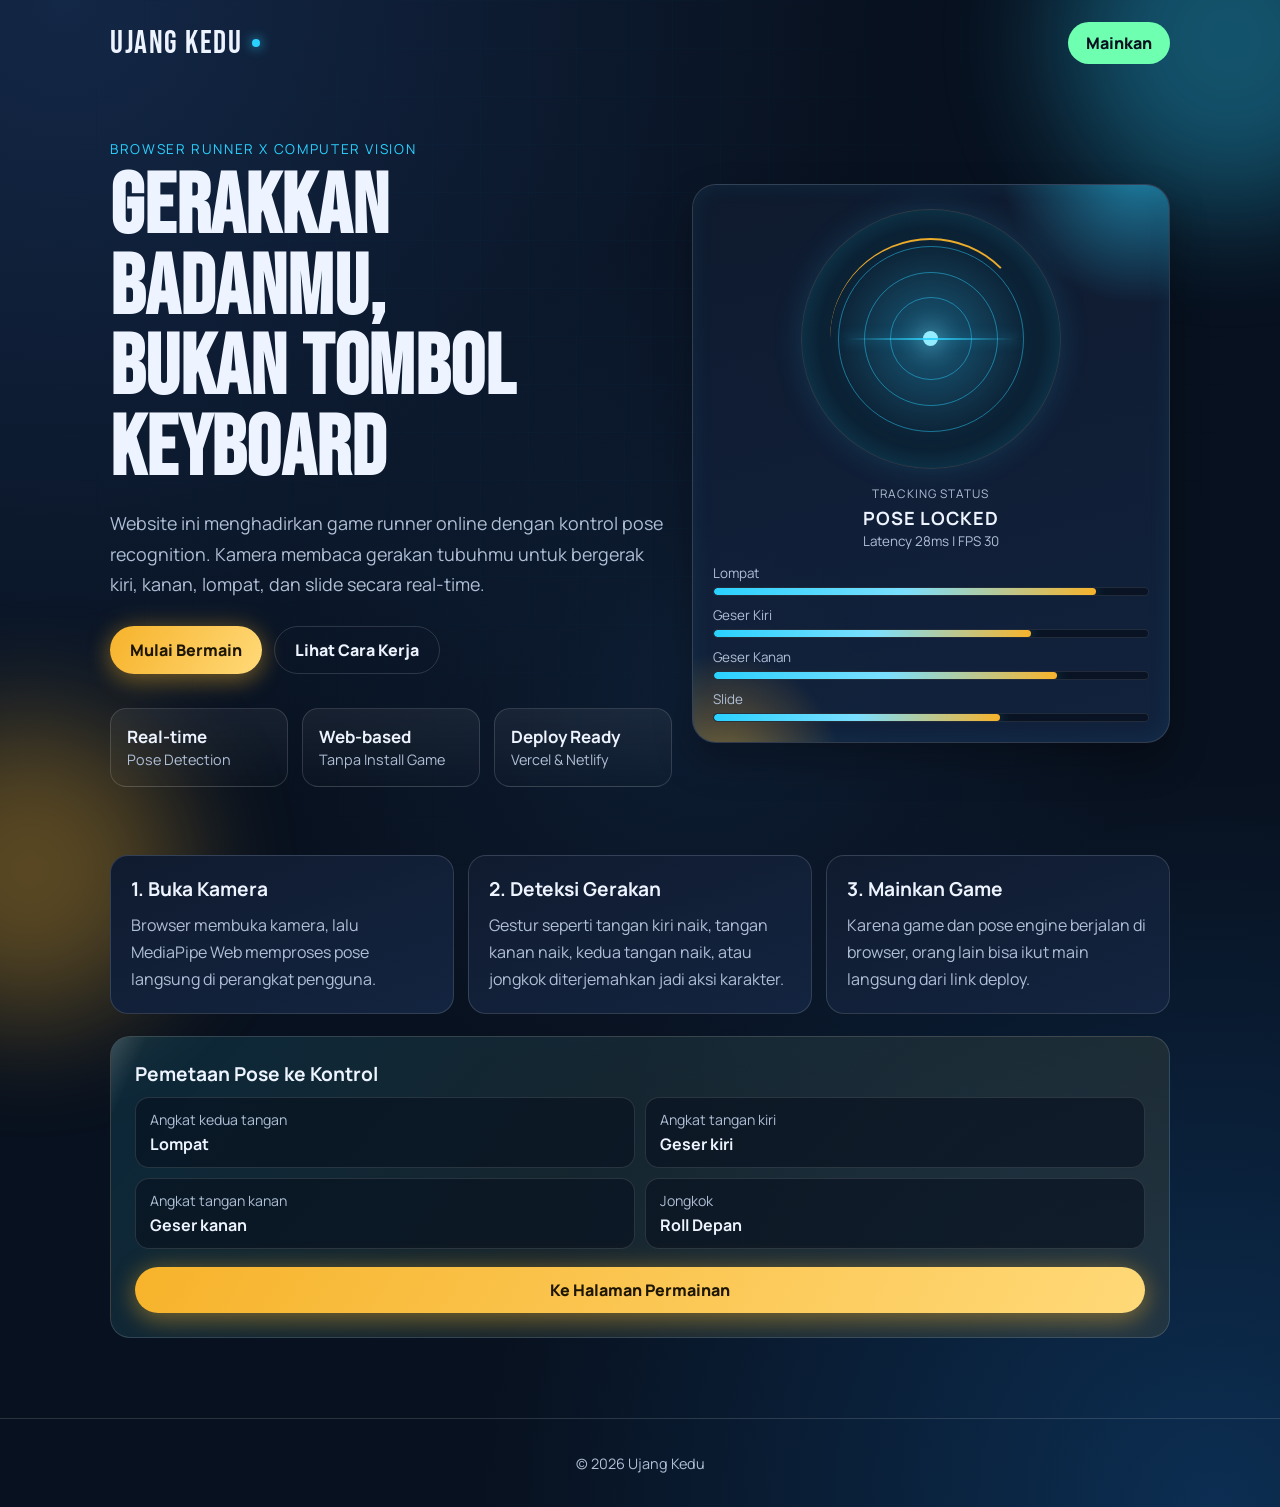
<file: index.html>
<!DOCTYPE html>
<html lang="id">
<head>
  <meta charset="UTF-8" />
  <meta name="viewport" content="width=device-width, initial-scale=1.0" />
  <title>Pose Runner - Runner Online dengan Pose Recognition</title>
  <meta
    name="description"
    content="Mainkan runner berbasis pose recognition langsung dari browser. Siap di-deploy ke Vercel atau Netlify tanpa backend lokal."
  />
  <link rel="preconnect" href="https://fonts.googleapis.com" />
  <link rel="preconnect" href="https://fonts.gstatic.com" crossorigin />
  <link
    href="https://fonts.googleapis.com/css2?family=Bebas+Neue&family=Manrope:wght@400;600;700;800&display=swap"
    rel="stylesheet"
  />
  <link rel="stylesheet" href="styles.css" />
</head>
<body>
  <div class="bg-grid"></div>
  <div class="bg-orb orb-a"></div>
  <div class="bg-orb orb-b"></div>
  <div class="cursor-glow" aria-hidden="true"></div>

  <header class="site-header">
    <a href="#" class="brand">Ujang Kedu</a>
    <a href="game.html" class="header-cta">Mainkan</a>
  </header>

  <main>
    <section class="hero">
      <div class="hero-grid">
        <div class="hero-copy reveal">
          <p class="eyebrow">Browser Runner x Computer Vision</p>
          <h1>Gerakkan badanmu,<br />bukan tombol keyboard</h1>
          <p class="lead">
            Website ini menghadirkan game runner online dengan kontrol pose recognition.
            Kamera membaca gerakan tubuhmu untuk bergerak kiri, kanan, lompat, dan slide secara
            real-time.
          </p>
          <div class="hero-actions">
            <a href="game.html" class="btn btn-primary">Mulai Bermain</a>
            <a href="#cara-kerja" class="btn btn-outline">Lihat Cara Kerja</a>
          </div>
          <ul class="stats">
            <li><strong>Real-time</strong><span>Pose Detection</span></li>
            <li><strong>Web-based</strong><span>Tanpa Install Game</span></li>
            <li><strong>Deploy Ready</strong><span>Vercel & Netlify</span></li>
          </ul>
        </div>

        <aside class="hero-visual reveal" aria-label="Visualisasi sistem pose recognition">
          <div class="scanner">
            <span class="scan-ring ring-a"></span>
            <span class="scan-ring ring-b"></span>
            <span class="scan-ring ring-c"></span>
            <span class="scan-dot"></span>
          </div>
          <div class="scan-status">
            <p>Tracking Status</p>
            <strong>POSE LOCKED</strong>
            <small>Latency 28ms | FPS 30</small>
          </div>
          <div class="meters">
            <div class="meter-row">
              <span>Lompat</span>
              <div class="meter-track"><b class="meter-fill" data-level="88"></b></div>
            </div>
            <div class="meter-row">
              <span>Geser Kiri</span>
              <div class="meter-track"><b class="meter-fill" data-level="73"></b></div>
            </div>
            <div class="meter-row">
              <span>Geser Kanan</span>
              <div class="meter-track"><b class="meter-fill" data-level="79"></b></div>
            </div>
            <div class="meter-row">
              <span>Slide</span>
              <div class="meter-track"><b class="meter-fill" data-level="66"></b></div>
            </div>
          </div>
        </aside>
      </div>
    </section>

    <section id="cara-kerja" class="features">
      <article class="card reveal">
        <h2>1. Buka Kamera</h2>
        <p>Browser membuka kamera, lalu MediaPipe Web memproses pose langsung di perangkat pengguna.</p>
      </article>
      <article class="card reveal">
        <h2>2. Deteksi Gerakan</h2>
        <p>Gestur seperti tangan kiri naik, tangan kanan naik, kedua tangan naik, atau jongkok diterjemahkan jadi aksi karakter.</p>
      </article>
      <article class="card reveal">
        <h2>3. Mainkan Game</h2>
        <p>Karena game dan pose engine berjalan di browser, orang lain bisa ikut main langsung dari link deploy.</p>
      </article>
    </section>

    <section class="pose-map reveal">
      <h2>Pemetaan Pose ke Kontrol</h2>
      <div class="pose-grid">
        <div class="pose-item"><span>Angkat kedua tangan</span><b>Lompat</b></div>
        <div class="pose-item"><span>Angkat tangan kiri</span><b>Geser kiri</b></div>
        <div class="pose-item"><span>Angkat tangan kanan</span><b>Geser kanan</b></div>
        <div class="pose-item"><span>Jongkok</span><b>Roll Depan</b></div>
      </div>
      <a href="game.html" class="btn btn-primary wide">Ke Halaman Permainan</a>
    </section>
  </main>

  <footer class="site-footer">
    <p>&copy; 2026 Ujang Kedu</p>
  </footer>

  <script src="script.js"></script>
</body>
</html>
</file>
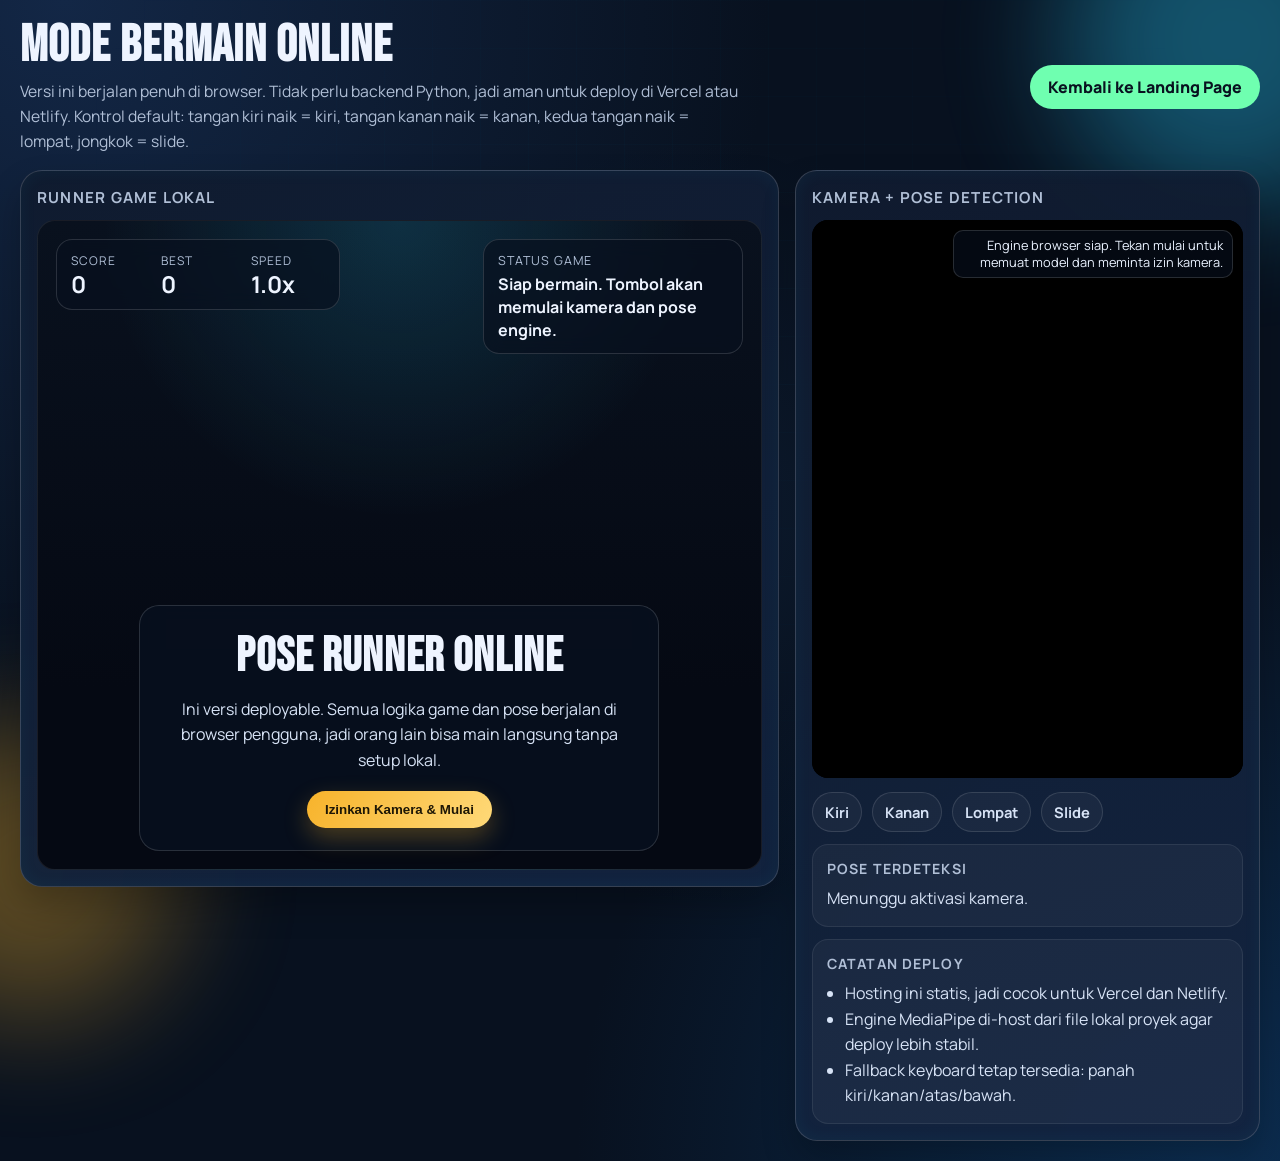
<file: game.html>
<!DOCTYPE html>
<html lang="id">
<head>
  <meta charset="UTF-8" />
  <meta name="viewport" content="width=device-width, initial-scale=1.0" />
  <title>Pose Runner - Main Online</title>
  <meta
    name="description"
    content="Mainkan runner berbasis pose recognition langsung dari browser. Tidak perlu backend lokal."
  />
  <link rel="preconnect" href="https://fonts.googleapis.com" />
  <link rel="preconnect" href="https://fonts.gstatic.com" crossorigin />
  <link
    href="https://fonts.googleapis.com/css2?family=Bebas+Neue&family=Manrope:wght@400;600;700;800&display=swap"
    rel="stylesheet"
  />
  <link rel="stylesheet" href="styles.css" />
  <style>
    body {
      overflow-x: hidden;
    }

    .play-page {
      max-width: 1380px;
      margin: 0 auto;
      padding: 20px;
      position: relative;
      z-index: 1;
    }

    .topbar {
      display: flex;
      align-items: center;
      justify-content: space-between;
      gap: 12px;
      margin-bottom: 16px;
      flex-wrap: wrap;
    }

    .topbar h1 {
      margin: 0;
      font-family: "Bebas Neue", sans-serif;
      font-size: clamp(2.1rem, 4vw, 3.25rem);
      letter-spacing: 1px;
      line-height: 1;
    }

    .hint {
      color: #b0bfd6;
      margin: 8px 0 0;
      font-size: 0.98rem;
      max-width: 720px;
      line-height: 1.6;
    }

    .layout {
      display: grid;
      grid-template-columns: minmax(0, 1.55fr) minmax(360px, 0.95fr);
      gap: 16px;
      align-items: start;
    }

    .panel {
      border: 1px solid rgba(255, 255, 255, 0.16);
      background: linear-gradient(160deg, rgba(16, 27, 47, 0.96), rgba(19, 36, 64, 0.96));
      border-radius: 22px;
      padding: 16px;
      box-shadow:
        0 18px 34px rgba(0, 0, 0, 0.24),
        inset 0 0 18px rgba(42, 209, 255, 0.05);
    }

    .panel-title {
      margin: 0 0 12px;
      font-size: 0.95rem;
      color: #b0bfd6;
      text-transform: uppercase;
      letter-spacing: 0.08em;
    }

    .game-shell {
      position: relative;
      border-radius: 18px;
      overflow: hidden;
      border: 1px solid rgba(255, 255, 255, 0.08);
      background:
        radial-gradient(circle at 50% 0%, rgba(42, 209, 255, 0.16), transparent 40%),
        linear-gradient(180deg, #09111e, #050913 72%);
      min-height: 620px;
    }

    #runnerCanvas {
      width: 100%;
      height: min(72vh, 760px);
      min-height: 620px;
      display: block;
    }

    .game-overlay {
      position: absolute;
      inset: 0;
      display: flex;
      flex-direction: column;
      justify-content: space-between;
      pointer-events: none;
      padding: 18px;
    }

    .hud {
      display: flex;
      align-items: flex-start;
      justify-content: space-between;
      gap: 12px;
      flex-wrap: wrap;
    }

    .scoreboard,
    .status-chip {
      background: rgba(8, 17, 31, 0.7);
      border: 1px solid rgba(255, 255, 255, 0.14);
      border-radius: 16px;
      padding: 12px 14px;
      backdrop-filter: blur(10px);
    }

    .scoreboard {
      display: flex;
      gap: 16px;
      flex-wrap: wrap;
    }

    .score-item {
      min-width: 74px;
    }

    .score-item span {
      display: block;
      font-size: 0.75rem;
      color: #b0bfd6;
      text-transform: uppercase;
      letter-spacing: 0.08em;
    }

    .score-item strong {
      display: block;
      margin-top: 4px;
      font-size: 1.45rem;
      line-height: 1;
    }

    .status-chip {
      max-width: 260px;
    }

    .status-chip span {
      display: block;
      color: #b0bfd6;
      font-size: 0.78rem;
      text-transform: uppercase;
      letter-spacing: 0.08em;
      margin-bottom: 4px;
    }

    .status-chip strong {
      font-size: 1rem;
      line-height: 1.35;
    }

    .game-banner {
      align-self: center;
      max-width: 520px;
      width: 100%;
      text-align: center;
      background: rgba(8, 17, 31, 0.82);
      border: 1px solid rgba(255, 255, 255, 0.14);
      border-radius: 20px;
      padding: 22px 20px;
      pointer-events: auto;
      backdrop-filter: blur(10px);
    }

    .game-banner[hidden] {
      display: none;
    }

    .game-banner h2 {
      margin: 0;
      font-family: "Bebas Neue", sans-serif;
      letter-spacing: 1px;
      font-size: clamp(2rem, 4vw, 3rem);
    }

    .game-banner p {
      margin: 12px 0 0;
      color: #d7e3f6;
      line-height: 1.6;
    }

    .banner-actions {
      margin-top: 18px;
      display: flex;
      justify-content: center;
      gap: 12px;
      flex-wrap: wrap;
    }

    .banner-actions button,
    .back {
      appearance: none;
      border: 0;
      cursor: pointer;
      display: inline-flex;
      align-items: center;
      justify-content: center;
      text-decoration: none;
      font-weight: 800;
      padding: 11px 18px;
      border-radius: 999px;
      transition: transform 0.2s ease, box-shadow 0.2s ease;
    }

    .banner-actions button:hover,
    .back:hover {
      transform: translateY(-2px);
    }

    .banner-actions button {
      background: linear-gradient(120deg, #f7b32b, #ffd978);
      color: #1d1605;
      box-shadow: 0 10px 24px rgba(247, 179, 43, 0.28);
    }

    .back {
      color: #08111f;
      background: #6fffb0;
    }

    .camera-stage {
      position: relative;
      border-radius: 16px;
      overflow: hidden;
      background: #000;
      min-height: 520px;
      display: grid;
      place-items: center;
    }

    #cameraVideo,
    #poseCanvas {
      width: 100%;
      height: min(62vh, 680px);
      min-height: 520px;
      display: block;
      object-fit: cover;
      background: #000;
      transform: scaleX(-1);
    }

    #poseCanvas {
      position: absolute;
      inset: 0;
      pointer-events: none;
      background: transparent;
    }

    .camera-status {
      position: absolute;
      top: 10px;
      right: 10px;
      margin: 0;
      background: rgba(8, 17, 31, 0.58);
      border: 1px solid rgba(255, 255, 255, 0.14);
      border-radius: 10px;
      padding: 6px 9px;
      color: #eaf2ff;
      font-size: 0.8rem;
      line-height: 1.3;
      max-width: 280px;
      text-align: right;
    }

    .pose-info {
      margin-top: 14px;
      display: grid;
      gap: 12px;
    }

    .action-badges {
      display: flex;
      flex-wrap: wrap;
      gap: 10px;
    }

    .badge {
      border: 1px solid rgba(255, 255, 255, 0.12);
      border-radius: 999px;
      padding: 9px 12px;
      color: #d7e3f6;
      background: rgba(255, 255, 255, 0.04);
      font-size: 0.92rem;
      font-weight: 700;
    }

    .badge.active {
      color: #08111f;
      background: #6fffb0;
      border-color: transparent;
    }

    .pose-card {
      border-radius: 16px;
      padding: 14px;
      background: rgba(255, 255, 255, 0.04);
      border: 1px solid rgba(255, 255, 255, 0.08);
    }

    .pose-card h3 {
      margin: 0 0 8px;
      font-size: 0.88rem;
      color: #b0bfd6;
      text-transform: uppercase;
      letter-spacing: 0.08em;
    }

    .pose-card p,
    .pose-card ul {
      margin: 0;
      color: #d7e3f6;
      line-height: 1.6;
    }

    .pose-card ul {
      padding-left: 18px;
    }

    @media (max-width: 1120px) {
      .layout {
        grid-template-columns: 1fr;
      }

      #runnerCanvas,
      #cameraVideo,
      #poseCanvas,
      .camera-stage {
        min-height: 420px;
      }
    }

    @media (max-width: 720px) {
      .play-page {
        padding: 16px;
      }

      .scoreboard {
        width: 100%;
      }

      .status-chip {
        max-width: none;
        width: 100%;
      }

      #runnerCanvas,
      #cameraVideo,
      #poseCanvas,
      .camera-stage {
        min-height: 320px;
        height: 54vh;
      }
    }
  </style>
</head>
<body>
  <div class="bg-grid"></div>
  <div class="bg-orb orb-a"></div>
  <div class="bg-orb orb-b"></div>
  <div class="cursor-glow" aria-hidden="true"></div>

  <section class="play-page">
    <div class="topbar">
      <div>
        <h1>Mode Bermain Online</h1>
        <p class="hint">
          Versi ini berjalan penuh di browser. Tidak perlu backend Python, jadi aman untuk deploy di
          Vercel atau Netlify. Kontrol default: tangan kiri naik = kiri, tangan kanan naik = kanan,
          kedua tangan naik = lompat, jongkok = slide.
        </p>
      </div>
      <a href="index.html" class="back">Kembali ke Landing Page</a>
    </div>

    <div class="layout">
      <article class="panel">
        <h2 class="panel-title">Runner Game Lokal</h2>
        <div class="game-shell">
          <canvas id="runnerCanvas" width="960" height="720" aria-label="Runner game"></canvas>

          <div class="game-overlay">
            <div class="hud">
              <div class="scoreboard">
                <div class="score-item">
                  <span>Score</span>
                  <strong id="scoreValue">0</strong>
                </div>
                <div class="score-item">
                  <span>Best</span>
                  <strong id="bestValue">0</strong>
                </div>
                <div class="score-item">
                  <span>Speed</span>
                  <strong id="speedValue">1.0x</strong>
                </div>
              </div>

              <div class="status-chip">
                <span>Status Game</span>
                <strong id="gameStatus">Siap bermain. Izinkan kamera lalu tekan mulai.</strong>
              </div>
            </div>

            <div class="game-banner" id="gameBanner">
              <h2>Pose Runner Online</h2>
              <p id="bannerText">
                Ini versi deployable. Semua logika game dan pose berjalan di browser pengguna, jadi
                orang lain bisa main langsung tanpa setup lokal.
              </p>
              <div class="banner-actions">
                <button id="startButton" type="button">Izinkan Kamera & Mulai</button>
              </div>
            </div>
          </div>
        </div>
      </article>

      <article class="panel">
        <h2 class="panel-title">Kamera + Pose Detection</h2>
        <div class="camera-stage">
          <video id="cameraVideo" autoplay playsinline muted></video>
          <canvas id="poseCanvas" width="640" height="480"></canvas>
          <p class="camera-status" id="cameraStatus">
            Kamera belum aktif. Tekan tombol mulai untuk meminta izin browser.
          </p>
        </div>

        <div class="pose-info">
          <div class="action-badges">
            <span class="badge" data-action="left">Kiri</span>
            <span class="badge" data-action="right">Kanan</span>
            <span class="badge" data-action="jump">Lompat</span>
            <span class="badge" data-action="slide">Slide</span>
          </div>

          <div class="pose-card">
            <h3>Pose Terdeteksi</h3>
            <p id="poseStatus">Belum ada pose yang diproses.</p>
          </div>

          <div class="pose-card">
            <h3>Catatan Deploy</h3>
            <ul>
              <li>Hosting ini statis, jadi cocok untuk Vercel dan Netlify.</li>
              <li>Engine MediaPipe di-host dari file lokal proyek agar deploy lebih stabil.</li>
              <li>Fallback keyboard tetap tersedia: panah kiri/kanan/atas/bawah.</li>
            </ul>
          </div>
        </div>
      </article>
    </div>
  </section>

  <script src="script.js"></script>
  <script type="module" src="game-online.js"></script>
</body>
</html>
</file>
<file: styles.css>
:root {
  --bg: #08111f;
  --panel: #101b2f;
  --panel-2: #132440;
  --text: #eef4ff;
  --muted: #b0bfd6;
  --accent: #f7b32b;
  --accent-2: #2ad1ff;
  --ok: #6fffb0;
  --line: rgba(255, 255, 255, 0.14);
  --glow-cyan: rgba(42, 209, 255, 0.55);
  --glow-gold: rgba(247, 179, 43, 0.45);
}

* {
  box-sizing: border-box;
}

html,
body {
  margin: 0;
  padding: 0;
}

body {
  font-family: "Manrope", sans-serif;
  background:
    radial-gradient(circle at 5% 0%, #132746 0%, transparent 42%),
    radial-gradient(circle at 95% 100%, #0c2e52 0%, transparent 38%),
    radial-gradient(circle at 55% 45%, rgba(26, 56, 95, 0.32) 0%, transparent 40%),
    var(--bg);
  color: var(--text);
  min-height: 100vh;
  overflow-x: hidden;
  animation: bgShift 16s ease-in-out infinite alternate;
}

.bg-grid {
  position: fixed;
  inset: 0;
  pointer-events: none;
  z-index: 0;
  opacity: 0.25;
  background:
    linear-gradient(to right, rgba(42, 209, 255, 0.08) 1px, transparent 1px),
    linear-gradient(to bottom, rgba(42, 209, 255, 0.08) 1px, transparent 1px);
  background-size: 48px 48px;
  -webkit-mask-image: radial-gradient(circle at 50% 35%, #000 20%, transparent 78%);
  mask-image: radial-gradient(circle at 50% 35%, #000 20%, transparent 78%);
  animation: gridDrift 18s linear infinite;
}

.bg-orb {
  position: fixed;
  border-radius: 999px;
  filter: blur(60px);
  opacity: 0.34;
  pointer-events: none;
  z-index: 0;
  animation: orbFloat 10s ease-in-out infinite;
}

.orb-a {
  width: 340px;
  height: 340px;
  background: var(--accent-2);
  top: -130px;
  right: -120px;
  animation-delay: 0s;
}

.orb-b {
  width: 300px;
  height: 300px;
  background: var(--accent);
  bottom: -120px;
  left: -120px;
  animation-delay: -3s;
}

.cursor-glow {
  position: fixed;
  top: 0;
  left: 0;
  width: 220px;
  height: 220px;
  border-radius: 999px;
  pointer-events: none;
  z-index: 0;
  opacity: 0;
  transform: translate(-50%, -50%);
  background: radial-gradient(circle, rgba(42, 209, 255, 0.22) 0%, rgba(42, 209, 255, 0) 70%);
  filter: blur(12px);
  transition: opacity 0.25s ease;
}

.site-header,
main,
.site-footer {
  position: relative;
  z-index: 1;
}

.site-header {
  max-width: 1100px;
  margin: 0 auto;
  padding: 22px 20px;
  display: flex;
  align-items: center;
  justify-content: space-between;
  gap: 12px;
}

.brand {
  font-family: "Bebas Neue", sans-serif;
  letter-spacing: 1.5px;
  font-size: 2rem;
  text-decoration: none;
  color: var(--text);
  position: relative;
  display: inline-flex;
  align-items: center;
  gap: 10px;
}

.brand::after {
  content: "";
  width: 8px;
  height: 8px;
  border-radius: 50%;
  background: var(--accent-2);
  box-shadow: 0 0 12px var(--accent-2);
  animation: pulseDot 2.2s ease-in-out infinite;
}

.header-cta {
  text-decoration: none;
  color: var(--bg);
  background: var(--ok);
  font-weight: 800;
  padding: 10px 18px;
  border-radius: 999px;
  box-shadow: 0 0 0 rgba(111, 255, 176, 0.5);
  transition: transform 0.2s ease, box-shadow 0.2s ease;
}

.header-cta:hover {
  transform: translateY(-2px);
  box-shadow: 0 10px 22px rgba(111, 255, 176, 0.32);
}

main {
  max-width: 1100px;
  margin: 0 auto;
  padding: 10px 20px 80px;
}

.hero {
  padding: 44px 0 30px;
}

.hero-grid {
  display: grid;
  grid-template-columns: minmax(0, 1.08fr) minmax(280px, 0.92fr);
  gap: 20px;
  align-items: center;
}

.hero-copy {
  max-width: 760px;
}

.eyebrow {
  font-size: 0.85rem;
  text-transform: uppercase;
  letter-spacing: 0.12em;
  color: var(--accent-2);
  margin: 0 0 10px;
}

h1 {
  font-family: "Bebas Neue", sans-serif;
  font-size: clamp(2.4rem, 9vw, 5.3rem);
  line-height: 0.95;
  letter-spacing: 0.8px;
  margin: 0;
}

.lead {
  color: var(--muted);
  font-size: clamp(1rem, 2vw, 1.12rem);
  margin-top: 18px;
  line-height: 1.7;
}

.hero-actions {
  display: flex;
  gap: 12px;
  margin-top: 26px;
  flex-wrap: wrap;
}

.btn {
  text-decoration: none;
  display: inline-flex;
  align-items: center;
  justify-content: center;
  gap: 8px;
  font-weight: 800;
  border-radius: 999px;
  padding: 12px 20px;
  transition: transform 0.2s ease, box-shadow 0.2s ease;
  position: relative;
  isolation: isolate;
  overflow: hidden;
}

.btn:hover {
  transform: translateY(-2px);
}

.btn-primary {
  background: linear-gradient(120deg, var(--accent), #ffd978);
  color: #1d1605;
  box-shadow: 0 8px 24px rgba(247, 179, 43, 0.3), 0 0 26px rgba(247, 179, 43, 0.24);
}

.btn-primary::before {
  content: "";
  position: absolute;
  inset: 0;
  z-index: -1;
  background: linear-gradient(100deg, transparent 20%, rgba(255, 255, 255, 0.45) 50%, transparent 80%);
  transform: translateX(-120%);
}

.btn-primary:hover::before {
  animation: shine 0.85s ease;
}

.btn-outline {
  border: 1px solid var(--line);
  color: var(--text);
}

.stats {
  margin: 34px 0 0;
  padding: 0;
  list-style: none;
  display: grid;
  grid-template-columns: repeat(3, minmax(0, 1fr));
  gap: 14px;
}

.stats li {
  background: linear-gradient(180deg, rgba(255, 255, 255, 0.06), rgba(255, 255, 255, 0.01));
  border: 1px solid var(--line);
  border-radius: 16px;
  padding: 16px;
  transition: transform 0.25s ease, border-color 0.25s ease;
}

.stats li:hover {
  transform: translateY(-4px);
  border-color: rgba(42, 209, 255, 0.45);
}

.stats strong {
  display: block;
  font-size: 1.06rem;
}

.stats span {
  color: var(--muted);
  font-size: 0.9rem;
}

.hero-visual {
  position: relative;
  border-radius: 24px;
  border: 1px solid var(--line);
  background: linear-gradient(165deg, rgba(16, 27, 47, 0.93), rgba(19, 36, 64, 0.92));
  box-shadow:
    0 18px 38px rgba(0, 0, 0, 0.28),
    inset 0 0 22px rgba(42, 209, 255, 0.08);
  padding: 20px;
  overflow: hidden;
}

.hero-visual::before,
.hero-visual::after {
  content: "";
  position: absolute;
  border-radius: 50%;
  pointer-events: none;
}

.hero-visual::before {
  width: 280px;
  height: 280px;
  top: -160px;
  right: -110px;
  background: radial-gradient(circle, var(--glow-cyan), rgba(42, 209, 255, 0) 70%);
}

.hero-visual::after {
  width: 240px;
  height: 240px;
  bottom: -150px;
  left: -90px;
  background: radial-gradient(circle, var(--glow-gold), rgba(247, 179, 43, 0) 70%);
}

.scanner,
.scan-status,
.meters {
  position: relative;
  z-index: 1;
}

.scanner {
  width: min(260px, 84%);
  aspect-ratio: 1;
  margin: 4px auto 16px;
  border-radius: 50%;
  position: relative;
  display: grid;
  place-items: center;
  border: 1px solid rgba(255, 255, 255, 0.14);
  background: radial-gradient(circle at 50% 50%, rgba(42, 209, 255, 0.34), rgba(11, 28, 46, 0.95) 60%, rgba(8, 17, 31, 0.98));
  box-shadow:
    inset 0 0 36px rgba(42, 209, 255, 0.24),
    0 0 30px rgba(42, 209, 255, 0.15);
}

.scanner::before {
  content: "";
  position: absolute;
  inset: 11%;
  border-radius: 50%;
  border-top: 2px solid rgba(247, 179, 43, 0.95);
  border-right: 2px solid transparent;
  border-bottom: 2px solid transparent;
  animation: spin 4.2s linear infinite;
}

.scanner::after {
  content: "";
  position: absolute;
  left: 16%;
  right: 16%;
  height: 2px;
  border-radius: 999px;
  background: linear-gradient(90deg, rgba(42, 209, 255, 0), rgba(42, 209, 255, 0.9), rgba(42, 209, 255, 0));
  box-shadow: 0 0 12px rgba(42, 209, 255, 0.5);
  animation: sweep 2.8s ease-in-out infinite;
}

.scan-ring {
  position: absolute;
  border-radius: 50%;
  border: 1px solid rgba(42, 209, 255, 0.48);
  animation: pulseRing 3s ease-out infinite;
}

.ring-a {
  inset: 14%;
}

.ring-b {
  inset: 24%;
  animation-delay: 0.55s;
}

.ring-c {
  inset: 34%;
  animation-delay: 1.1s;
}

.scan-dot {
  width: 15px;
  height: 15px;
  border-radius: 50%;
  background: #9cefff;
  box-shadow: 0 0 24px rgba(156, 239, 255, 0.95);
  animation: pulseDot 1.6s ease-in-out infinite;
}

.scan-status {
  text-align: center;
  margin-bottom: 14px;
}

.scan-status p {
  margin: 0;
  color: var(--muted);
  text-transform: uppercase;
  letter-spacing: 0.09em;
  font-size: 0.74rem;
}

.scan-status strong {
  display: block;
  margin-top: 4px;
  font-size: 1.14rem;
  letter-spacing: 0.05em;
}

.scan-status small {
  display: block;
  margin-top: 2px;
  color: var(--muted);
  font-size: 0.84rem;
}

.meters {
  display: grid;
  gap: 10px;
}

.meter-row span {
  display: block;
  font-size: 0.84rem;
  color: var(--muted);
  margin-bottom: 5px;
}

.meter-track {
  height: 9px;
  border-radius: 999px;
  background: rgba(8, 17, 31, 0.8);
  border: 1px solid rgba(255, 255, 255, 0.1);
  overflow: hidden;
}

.meter-fill {
  display: block;
  width: 0;
  height: 100%;
  border-radius: inherit;
  background: linear-gradient(90deg, #2ad1ff, #7adfff, #f7b32b);
  box-shadow: 0 0 14px rgba(42, 209, 255, 0.42);
  transition: width 900ms cubic-bezier(0.16, 0.88, 0.33, 1);
}

.features {
  margin-top: 38px;
  display: grid;
  grid-template-columns: repeat(3, minmax(0, 1fr));
  gap: 14px;
}

.card {
  background: linear-gradient(160deg, var(--panel), var(--panel-2));
  border-radius: 18px;
  border: 1px solid var(--line);
  padding: 20px;
  transition: transform 0.25s ease, box-shadow 0.25s ease, border-color 0.25s ease;
}

.card:hover {
  transform: translateY(-6px);
  border-color: rgba(42, 209, 255, 0.44);
  box-shadow: 0 14px 34px rgba(42, 209, 255, 0.16);
}

.card h2,
.pose-map h2 {
  margin-top: 0;
  margin-bottom: 10px;
  font-size: 1.2rem;
}

.card p {
  margin: 0;
  line-height: 1.7;
  color: var(--muted);
}

.pose-map {
  margin-top: 22px;
  position: relative;
  overflow: hidden;
  background: linear-gradient(130deg, rgba(42, 209, 255, 0.12), rgba(247, 179, 43, 0.1));
  border: 1px solid var(--line);
  border-radius: 20px;
  padding: 24px;
}

.pose-map::before {
  content: "";
  position: absolute;
  top: 0;
  bottom: 0;
  width: 120px;
  left: -150px;
  background: linear-gradient(90deg, transparent, rgba(255, 255, 255, 0.24), transparent);
  transform: skewX(-24deg);
  animation: passLight 6s linear infinite;
}

.pose-grid {
  display: grid;
  grid-template-columns: repeat(2, minmax(0, 1fr));
  gap: 10px;
  margin-bottom: 18px;
}

.pose-item {
  background: rgba(8, 17, 31, 0.65);
  border: 1px solid rgba(255, 255, 255, 0.12);
  border-radius: 14px;
  padding: 12px 14px;
  transition: transform 0.25s ease, border-color 0.25s ease, box-shadow 0.25s ease;
}

.pose-item:hover {
  transform: translateY(-3px);
  border-color: rgba(247, 179, 43, 0.48);
  box-shadow: 0 10px 22px rgba(247, 179, 43, 0.16);
}

.pose-item span {
  display: block;
  color: var(--muted);
  font-size: 0.88rem;
  margin-bottom: 4px;
}

.pose-item b {
  color: var(--text);
}

.wide {
  width: 100%;
}

.site-footer {
  border-top: 1px solid var(--line);
  color: var(--muted);
  text-align: center;
  padding: 20px;
  font-size: 0.9rem;
}

.reveal {
  opacity: 0;
  transform: translateY(18px);
  transition: opacity 0.6s ease, transform 0.6s ease;
  transition-delay: var(--reveal-delay, 0ms);
}

.reveal.show {
  opacity: 1;
  transform: translateY(0);
}

@media (max-width: 900px) {
  .hero-grid {
    grid-template-columns: 1fr;
  }

  .hero-visual {
    max-width: 560px;
  }

  .features {
    grid-template-columns: 1fr;
  }

  .stats {
    grid-template-columns: repeat(2, minmax(0, 1fr));
  }
}

@media (max-width: 640px) {
  .site-header {
    padding-top: 18px;
    padding-bottom: 16px;
  }

  .header-cta {
    font-size: 0.88rem;
    padding: 9px 14px;
  }

  .hero {
    padding-top: 30px;
  }

  .hero-visual {
    padding: 16px;
  }

  .stats {
    grid-template-columns: 1fr;
  }

  .pose-grid {
    grid-template-columns: 1fr;
  }
}

@media (prefers-reduced-motion: reduce) {
  *,
  *::before,
  *::after {
    animation-duration: 0.01ms !important;
    animation-iteration-count: 1 !important;
    transition-duration: 0.01ms !important;
    scroll-behavior: auto !important;
  }

  .cursor-glow {
    display: none;
  }
}

@keyframes gridDrift {
  from {
    transform: translateY(0);
  }

  to {
    transform: translateY(48px);
  }
}

@keyframes orbFloat {
  0%,
  100% {
    transform: translate3d(0, 0, 0);
  }

  50% {
    transform: translate3d(0, 20px, 0);
  }
}

@keyframes bgShift {
  0% {
    background-position: 0 0, 100% 100%, 50% 50%, 0 0;
  }

  100% {
    background-position: 10% -4%, 90% 108%, 56% 42%, 0 0;
  }
}

@keyframes spin {
  to {
    transform: rotate(360deg);
  }
}

@keyframes sweep {
  0%,
  100% {
    top: 17%;
    opacity: 0.65;
  }

  50% {
    top: 83%;
    opacity: 1;
  }
}

@keyframes pulseRing {
  0% {
    opacity: 0.92;
    transform: scale(0.98);
  }

  70% {
    opacity: 0.15;
    transform: scale(1.08);
  }

  100% {
    opacity: 0;
    transform: scale(1.12);
  }
}

@keyframes pulseDot {
  0%,
  100% {
    transform: scale(1);
  }

  50% {
    transform: scale(1.22);
  }
}

@keyframes shine {
  to {
    transform: translateX(120%);
  }
}

@keyframes passLight {
  to {
    left: 130%;
  }
}
</file>
